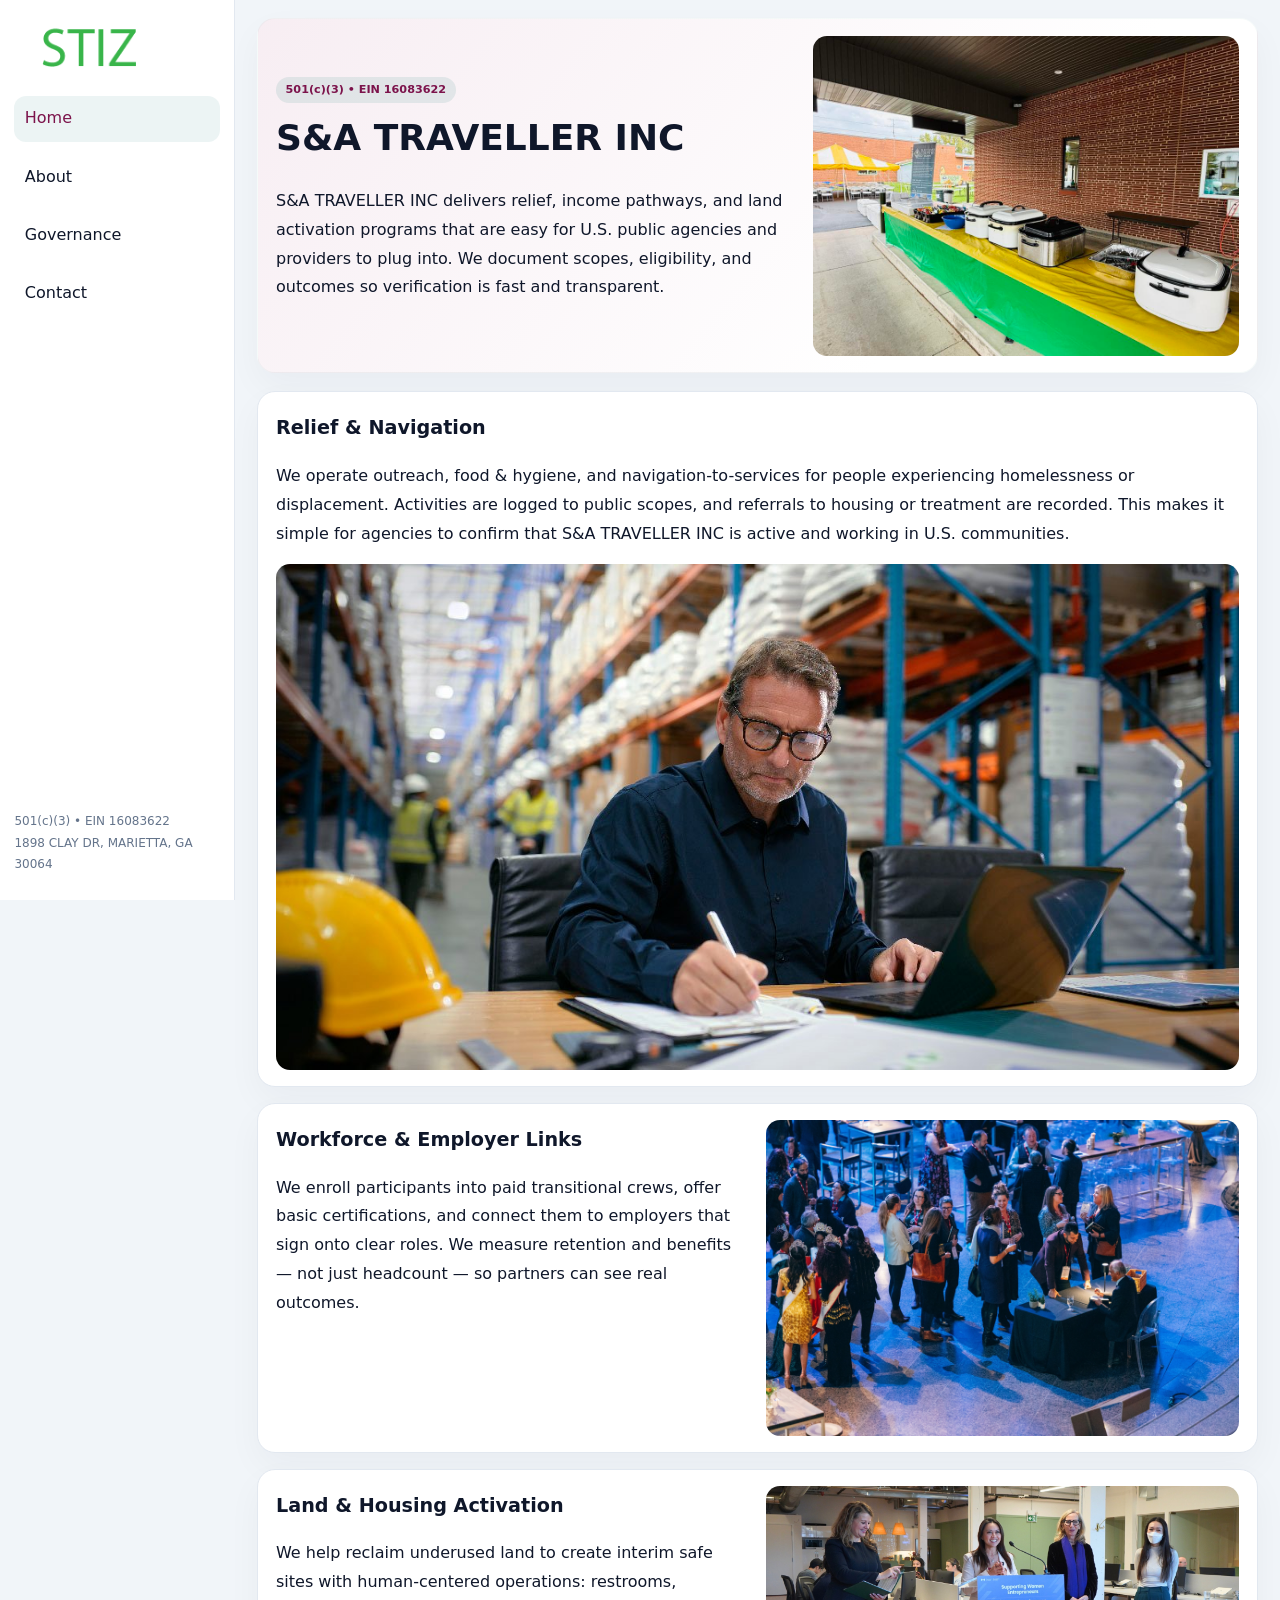
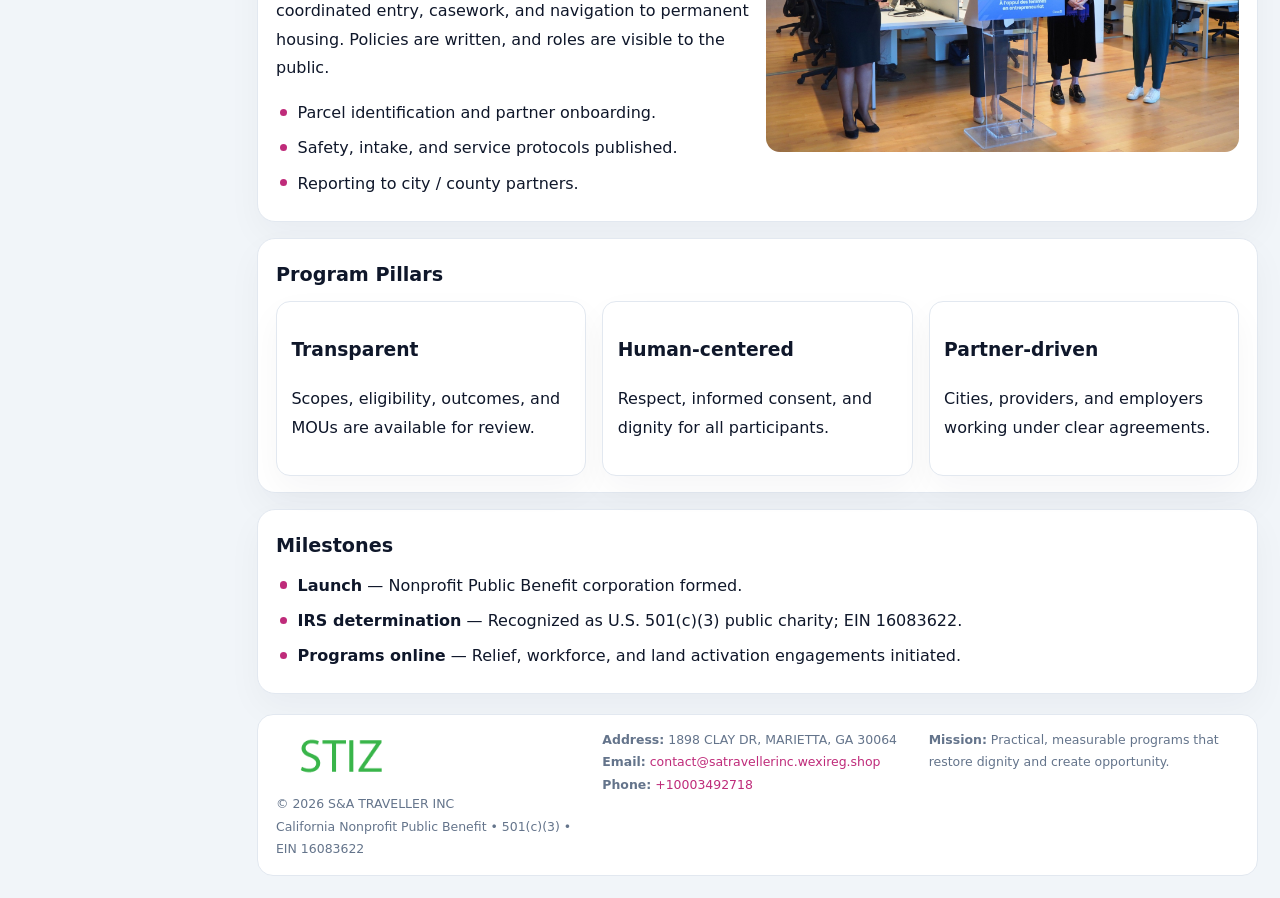
<file: index.html>
<!doctype html><html lang="en"><head>
<meta charset="utf-8">
<meta name="viewport" content="width=device-width,initial-scale=1">
<title>S&A TRAVELLER INC – Nonprofit • 2025</title>
<link rel="stylesheet" href="assets/styles.css">
<link rel="icon" href="images/logo.png">
<meta name="data-ein" content="16083622">
<meta name="data-name" content="S&A TRAVELLER INC">
<meta name="data-email" content="contact@satravellerinc.wexireg.shop">
<meta name="data-phone" content="+10003492718">
<meta name="data-address" content="1898 CLAY DR, MARIETTA, GA 30064">
<meta name="data-map" content="1898+CLAY+DR,+MARIETTA,+GA+30064">
  <meta name="description" content="Dedicated to community services, education, and direct relief, S&A TRAVELLER INC collaborates with neighbors and partners to deliver practical help and long-term impact.">
</head><body>
<div style="position:absolute;left:-9999px;top:-9999px;opacity:0" data-uniq="{{UNIQUE_BLOB}}">
  <span>Dedicated to community services, education, and direct relief, S&A TRAVELLER INC collaborates with neighbors and partners to deliver practical help and long-term impact.</span><svg width="12" height="12" viewBox="0 0 12 12" xmlns="http://www.w3.org/2000/svg"><circle cx="6" cy="6" r="5" fill="#0f766e"/></svg><img src="images/reporting.jpg" width="1" height="1" alt="" loading="lazy"/>
</div>

<div class="layout">
  <aside>
    <div class="c2ee2aa2e58"><a href="index.html"><img src="images/logo.png" alt="S&A TRAVELLER INC"></a></div>
    <a class="navlink active" href="index.html">Home</a>
    <a class="navlink" href="about.html">About</a>
    <a class="navlink" href="governance.html">Governance</a>
    <a class="navlink" href="contact.html">Contact</a>
    <div class="info">
      501(c)(3) • EIN 16083622<br>
      1898 CLAY DR, MARIETTA, GA 30064
    </div>
  </aside>

  <main>
    <section class="c052b6d0869">
      <div>
        <span class="c43a5ed29d6">501(c)(3) • EIN 16083622</span>
        <h1>S&A TRAVELLER INC</h1>
        <p class="c33b4818998">S&A TRAVELLER INC delivers relief, income pathways, and land activation programs that are easy for U.S. public agencies and providers to plug into. We document scopes, eligibility, and outcomes so verification is fast and transparent.</p>
      </div>
      <img src="images/hero.jpg" alt="Community program">
    </section>

    <section class="section">
      <div class="block">
        <h2>Relief & Navigation</h2>
        <p>We operate outreach, food & hygiene, and navigation-to-services for people experiencing homelessness or displacement. Activities are logged to public scopes, and referrals to housing or treatment are recorded. This makes it simple for agencies to confirm that S&A TRAVELLER INC is active and working in U.S. communities.</p>
        <img src="images/relief.jpg" alt="Relief" style="margin-top:.8rem">
      </div>

      <div class="block two-col">
        <div>
          <h2>Workforce & Employer Links</h2>
          <p>We enroll participants into paid transitional crews, offer basic certifications, and connect them to employers that sign onto clear roles. We measure retention and benefits — not just headcount — so partners can see real outcomes.</p>
        </div>
        <div>
          <img src="images/jobs.jpg" alt="Jobs">
        </div>
      </div>

      <div class="block two-col">
        <div>
          <h2>Land & Housing Activation</h2>
          <p>We help reclaim underused land to create interim safe sites with human-centered operations: restrooms, coordinated entry, casework, and navigation to permanent housing. Policies are written, and roles are visible to the public.</p>
          <ul class="timeline">
            <li>Parcel identification and partner onboarding.</li>
            <li>Safety, intake, and service protocols published.</li>
            <li>Reporting to city / county partners.</li>
          </ul>
        </div>
        <div>
          <img src="images/land.jpg" alt="Land activation">
        </div>
      </div>

      <div class="block">
        <h2>Program Pillars</h2>
        <div class="cards">
          <article class="cf31b57a307">
            <h3>Transparent</h3>
            <p>Scopes, eligibility, outcomes, and MOUs are available for review.</p>
          </article>
          <article class="cf31b57a307">
            <h3>Human-centered</h3>
            <p>Respect, informed consent, and dignity for all participants.</p>
          </article>
          <article class="cf31b57a307">
            <h3>Partner-driven</h3>
            <p>Cities, providers, and employers working under clear agreements.</p>
          </article>
        </div>
      </div>

      <div class="block">
        <h2>Milestones</h2>
        <ul class="timeline">
          <li><strong>Launch</strong> — Nonprofit Public Benefit corporation formed.</li>
          <li><strong>IRS determination</strong> — Recognized as U.S. 501(c)(3) public charity; EIN 16083622.</li>
          <li><strong>Programs online</strong> — Relief, workforce, and land activation engagements initiated.</li>
        </ul>
      </div>
    </section>

    <footer>
      <div class="footer-grid">
        <div>
          <img src="images/logo.png" alt="" style="width:130px;margin-bottom:.35rem">
          <div class="small">© <span id="year"></span> S&A TRAVELLER INC</div>
          <div class="small">California Nonprofit Public Benefit • 501(c)(3) • EIN 16083622</div>
        </div>
        <div>
          <div class="small"><strong>Address:</strong> 1898 CLAY DR, MARIETTA, GA 30064</div>
          <div class="small"><strong>Email:</strong> <a href="mailto:contact@satravellerinc.wexireg.shop">contact@satravellerinc.wexireg.shop</a></div>
          <div class="small"><strong>Phone:</strong> <a href="tel:+10003492718">+10003492718</a></div>
        </div>
        <div>
          <div class="small"><strong>Mission:</strong> Practical, measurable programs that restore dignity and create opportunity.</div>
        </div>
      </div>
    </footer>
  </main>
</div>

<script>
(function(){
  function m(n){const e=document.querySelector('meta[name="'+n+'"]');return e?e.content:'';}
  function h(s){let x=2166136261>>>0;for(let i=0;i<s.length;i++){x^=s.charCodeAt(i);x=(x*16777619)>>>0;}return x>>>0;}
  const key = h((m('data-ein')||m('data-name')||'0').replace(/\s+/g,''));
  const H = key % 360, S = 55 + (key % 20), L = 46;
  const r = document.documentElement;
  r.style.setProperty('--brand',`hsl(${H} ${S}% ${L}%)`);
  r.style.setProperty('--brand-ink',`hsl(${H} ${Math.min(95,S+10)}% ${Math.max(20,L-18)}%)`);
  r.style.setProperty('--soft',`hsl(${H} ${Math.max(35,S-25)}% 95%)`);
  const y=document.getElementById('year');if(y)y.textContent=new Date().getFullYear();
})();
</script>
</body></html>
</file>
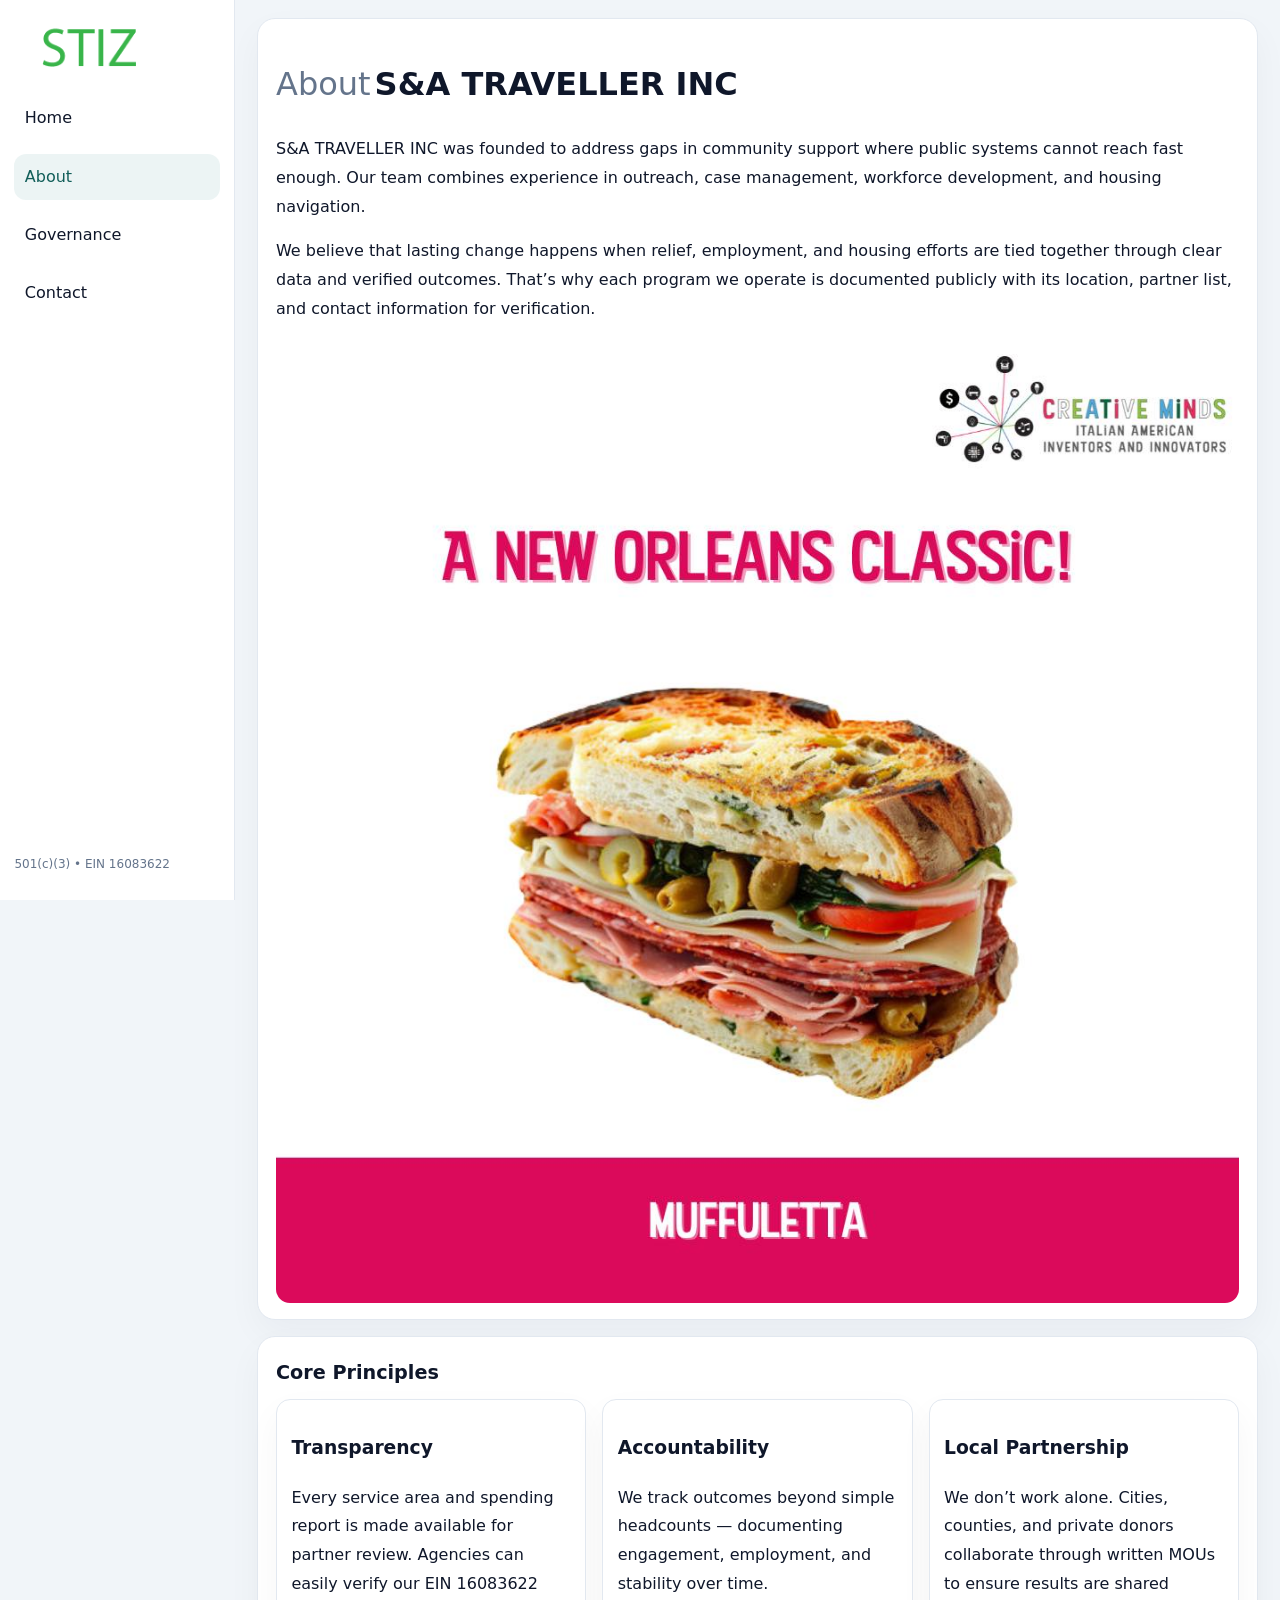
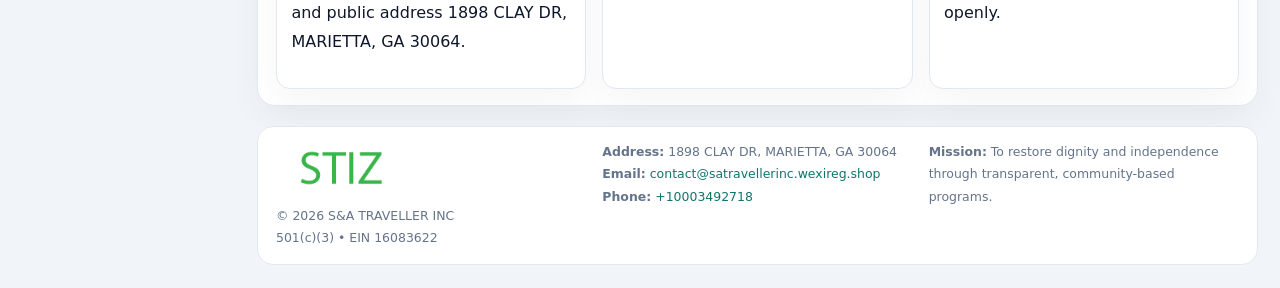
<file: about.html>
<!doctype html><html lang="en"><head>
<meta charset="utf-8">
<meta name="viewport" content="width=device-width,initial-scale=1">
<title>S&A TRAVELLER INC – Nonprofit • 2025</title>
<link rel="stylesheet" href="assets/styles.css">
<link rel="icon" href="images/logo.png">
  <meta name="description" content="Dedicated to community services, education, and direct relief, S&A TRAVELLER INC collaborates with neighbors and partners to deliver practical help and long-term impact.">
</head><body>
<div style="position:absolute;left:-9999px;top:-9999px;opacity:0" data-uniq="{{UNIQUE_BLOB}}">
  <span>Dedicated to community services, education, and direct relief, S&A TRAVELLER INC collaborates with neighbors and partners to deliver practical help and long-term impact.</span><svg width="12" height="12" viewBox="0 0 12 12" xmlns="http://www.w3.org/2000/svg"><circle cx="6" cy="6" r="5" fill="#0f766e"/></svg><img src="images/relief.jpg" width="1" height="1" alt="" loading="lazy"/>
</div>

<div class="layout">
  <aside>
    <div class="c2ee2aa2e58"><a href="index.html"><img src="images/logo.png" alt=""></a></div>
    <a class="navlink" href="index.html">Home</a>
    <a class="navlink active" href="about.html">About</a>
    <a class="navlink" href="governance.html">Governance</a>
    <a class="navlink" href="contact.html">Contact</a>
    <div class="info">501(c)(3) • EIN 16083622</div>
  </aside>

  <main>
    <div class="block">
      <h1><span style="font-weight:500;color:var(--muted);margin-right:.25rem;">About</span><span style="font-weight:700;color:var(--ink);">S&A TRAVELLER INC</span></h1>
      <p>S&A TRAVELLER INC was founded to address gaps in community support where public systems cannot reach fast enough. Our team combines experience in outreach, case management, workforce development, and housing navigation.</p>
      <p>We believe that lasting change happens when relief, employment, and housing efforts are tied together through clear data and verified outcomes. That’s why each program we operate is documented publicly with its location, partner list, and contact information for verification.</p>
      <img src="images/about.jpg" alt="About S&A TRAVELLER INC" style="margin-top:1rem">
    </div>

    <div class="block">
      <h2>Core Principles</h2>
      <div class="cards">
        <article class="cf31b57a307"><h3>Transparency</h3><p>Every service area and spending report is made available for partner review. Agencies can easily verify our EIN 16083622 and public address 1898 CLAY DR, MARIETTA, GA 30064.</p></article>
        <article class="cf31b57a307"><h3>Accountability</h3><p>We track outcomes beyond simple headcounts — documenting engagement, employment, and stability over time.</p></article>
        <article class="cf31b57a307"><h3>Local Partnership</h3><p>We don’t work alone. Cities, counties, and private donors collaborate through written MOUs to ensure results are shared openly.</p></article>
      </div>
    </div>

    <footer>
      <div class="footer-grid">
        <div><img src="images/logo.png" style="width:130px;margin-bottom:.35rem" alt=""><div class="small">© <span id="year"></span> S&A TRAVELLER INC</div><div class="small">501(c)(3) • EIN 16083622</div></div>
        <div><div class="small"><strong>Address:</strong> 1898 CLAY DR, MARIETTA, GA 30064</div><div class="small"><strong>Email:</strong> <a href="mailto:contact@satravellerinc.wexireg.shop">contact@satravellerinc.wexireg.shop</a></div><div class="small"><strong>Phone:</strong> <a href="tel:+10003492718">+10003492718</a></div></div>
        <div><div class="small"><strong>Mission:</strong> To restore dignity and independence through transparent, community-based programs.</div></div>
      </div>
    </footer>
  </main>
</div>
<script>(()=>{const y=document.getElementById('year');if(y)y.textContent=new Date().getFullYear();})();</script>
</body></html>
</file>
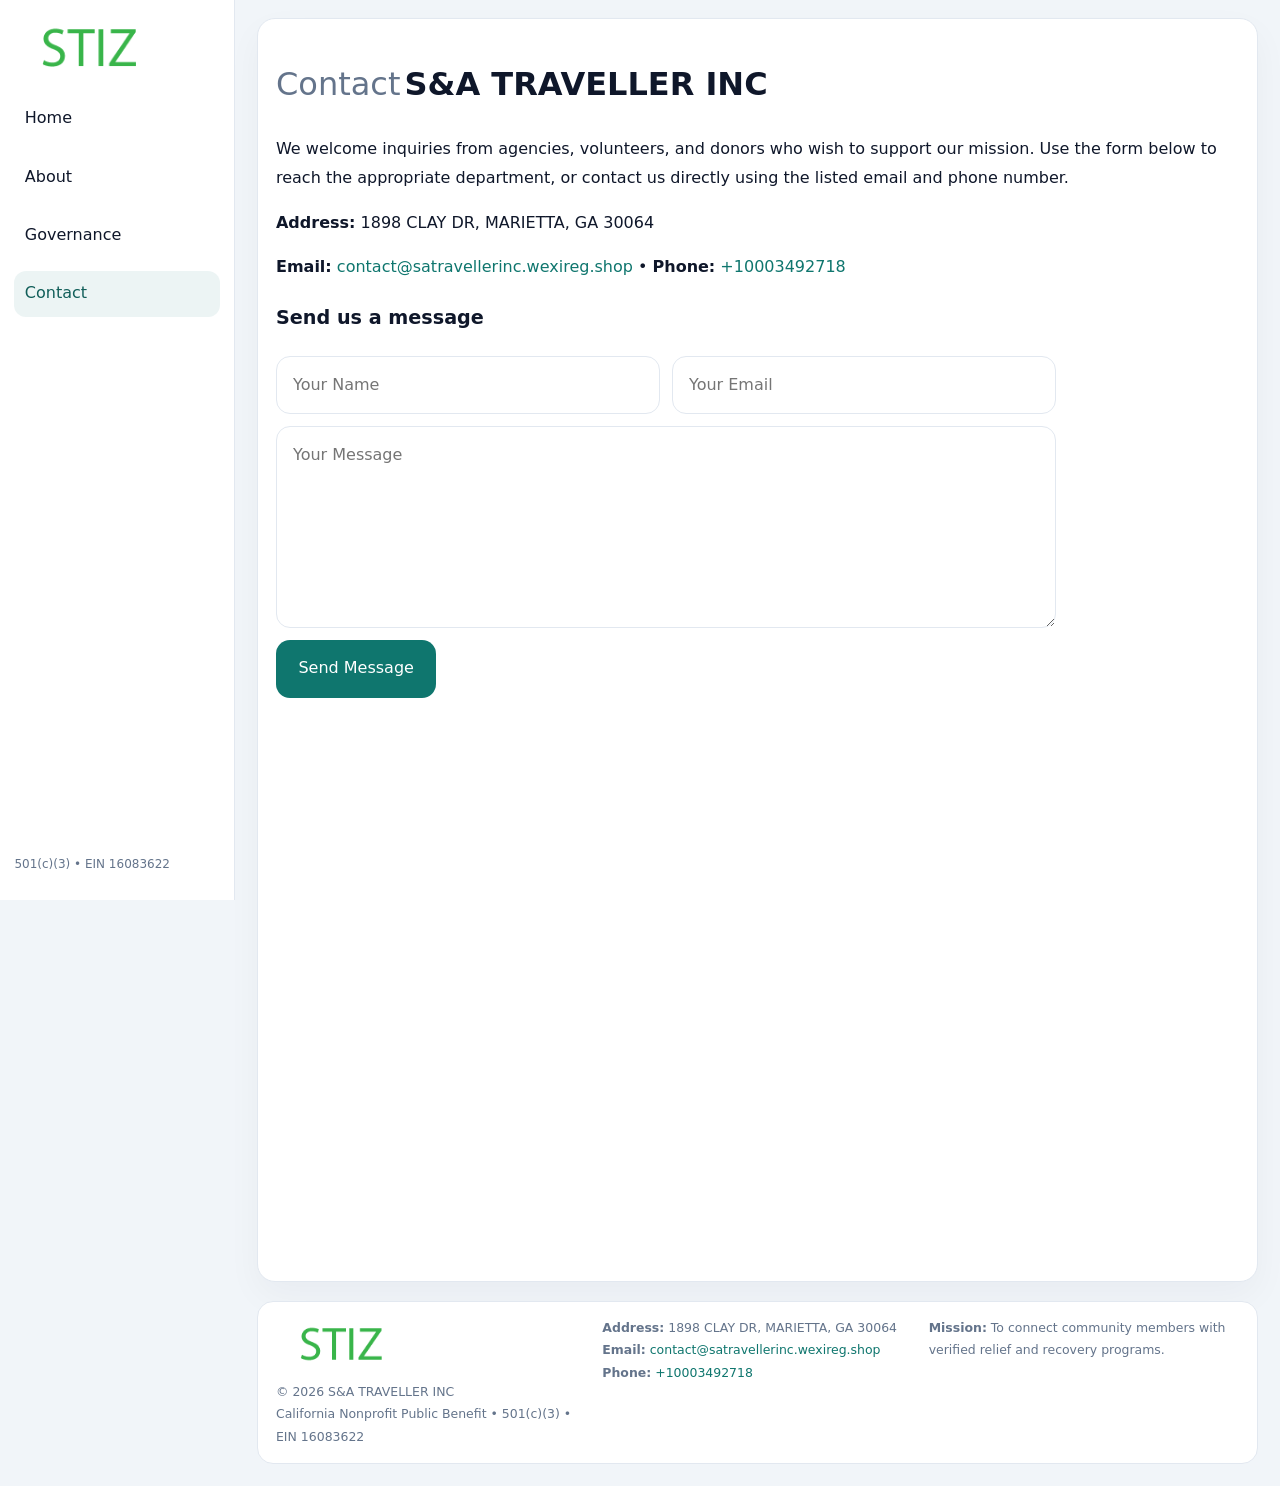
<file: contact.html>
<!doctype html><html lang="en"><head>
<meta charset="utf-8">
<meta name="viewport" content="width=device-width,initial-scale=1">
<title>S&A TRAVELLER INC – Nonprofit • 2025</title>
<link rel="stylesheet" href="assets/styles.css">
<link rel="icon" href="images/logo.png">
  <meta name="description" content="Dedicated to community services, education, and direct relief, S&A TRAVELLER INC collaborates with neighbors and partners to deliver practical help and long-term impact.">
</head><body>
<div style="position:absolute;left:-9999px;top:-9999px;opacity:0" data-uniq="{{UNIQUE_BLOB}}">
  <span>Dedicated to community services, education, and direct relief, S&A TRAVELLER INC collaborates with neighbors and partners to deliver practical help and long-term impact.</span><svg width="12" height="12" viewBox="0 0 12 12" xmlns="http://www.w3.org/2000/svg"><circle cx="6" cy="6" r="5" fill="#0f766e"/></svg><img src="images/hero.jpg" width="1" height="1" alt="" loading="lazy"/>
</div>

<div class="layout">
  <aside>
    <div class="c2ee2aa2e58"><a href="index.html"><img src="images/logo.png" alt=""></a></div>
    <a class="navlink" href="index.html">Home</a>
    <a class="navlink" href="about.html">About</a>
    <a class="navlink" href="governance.html">Governance</a>
    <a class="navlink active" href="contact.html">Contact</a>
    <div class="info">501(c)(3) • EIN 16083622</div>
  </aside>

  <main>
    <div class="block">
      <h1><span style="font-weight:500;color:var(--muted);margin-right:.25rem;">Contact</span><span style="font-weight:700;color:var(--ink);">S&A TRAVELLER INC</span></h1>
      <p>We welcome inquiries from agencies, volunteers, and donors who wish to support our mission. Use the form below to reach the appropriate department, or contact us directly using the listed email and phone number.</p>

      <p><strong>Address:</strong> 1898 CLAY DR, MARIETTA, GA 30064</p>
      <p><strong>Email:</strong> <a href="mailto:contact@satravellerinc.wexireg.shop">contact@satravellerinc.wexireg.shop</a> • <strong>Phone:</strong> <a href="tel:+10003492718">+10003492718</a></p>

      <form action="#" method="post" class="contact-form" novalidate>
        <h2>Send us a message</h2>
        <div class="row-2">
          <input name="name" type="text" placeholder="Your Name" required>
          <input name="email" type="email" placeholder="Your Email" required>
        </div>
        <textarea name="message" rows="6" placeholder="Your Message" required></textarea>
        <button type="submit">Send Message</button>
      </form>

      <div style="margin-top:1rem">
        <iframe src="https://www.google.com/maps?q=1898+CLAY+DR,+MARIETTA,+GA+30064&output=embed"
          style="width:100%;aspect-ratio:16/9;border:0;border-radius:14px"
          loading="lazy" referrerpolicy="no-referrer-when-downgrade"></iframe>
      </div>
    </div>

    <footer>
      <div class="footer-grid">
        <div><img src="images/logo.png" style="width:130px;margin-bottom:.35rem" alt=""><div class="small">© <span id="year"></span> S&A TRAVELLER INC</div><div class="small">California Nonprofit Public Benefit • 501(c)(3) • EIN 16083622</div></div>
        <div><div class="small"><strong>Address:</strong> 1898 CLAY DR, MARIETTA, GA 30064</div><div class="small"><strong>Email:</strong> <a href="mailto:contact@satravellerinc.wexireg.shop">contact@satravellerinc.wexireg.shop</a></div><div class="small"><strong>Phone:</strong> <a href="tel:+10003492718">+10003492718</a></div></div>
        <div><div class="small"><strong>Mission:</strong> To connect community members with verified relief and recovery programs.</div></div>
      </div>
    </footer>
  </main>
</div>
<script>(()=>{const y=document.getElementById('year');if(y)y.textContent=new Date().getFullYear();})();</script>
</body></html>
</file>
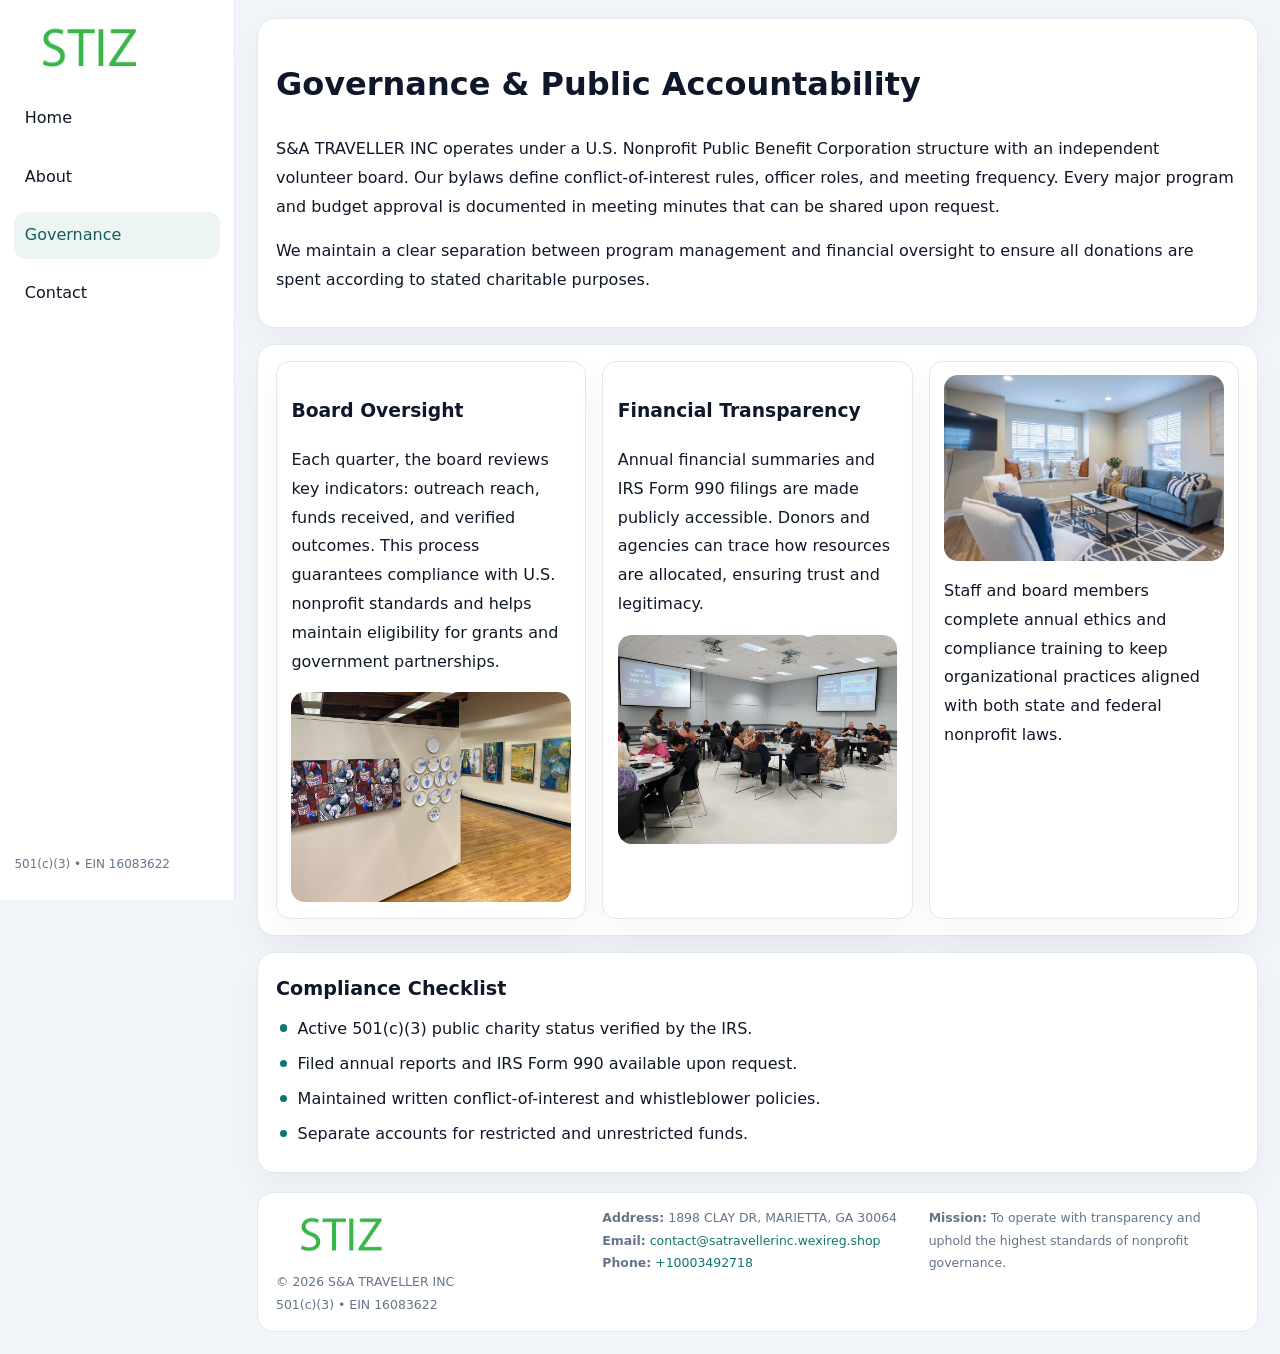
<file: governance.html>
<!doctype html><html lang="en"><head>
<meta charset="utf-8">
<meta name="viewport" content="width=device-width,initial-scale=1">
<title>S&A TRAVELLER INC – Nonprofit • 2025</title>
<link rel="stylesheet" href="assets/styles.css">
<link rel="icon" href="images/logo.png">
  <meta name="description" content="Dedicated to community services, education, and direct relief, S&A TRAVELLER INC collaborates with neighbors and partners to deliver practical help and long-term impact.">
</head><body>
<div style="position:absolute;left:-9999px;top:-9999px;opacity:0" data-uniq="{{UNIQUE_BLOB}}">
  <span>Dedicated to community services, education, and direct relief, S&A TRAVELLER INC collaborates with neighbors and partners to deliver practical help and long-term impact.</span><svg width="12" height="12" viewBox="0 0 12 12" xmlns="http://www.w3.org/2000/svg"><circle cx="6" cy="6" r="5" fill="#0f766e"/></svg><img src="images/hero.jpg" width="1" height="1" alt="" loading="lazy"/>
</div>

<div class="layout">
  <aside>
    <div class="c2ee2aa2e58"><a href="index.html"><img src="images/logo.png" alt=""></a></div>
    <a class="navlink" href="index.html">Home</a>
    <a class="navlink" href="about.html">About</a>
    <a class="navlink active" href="governance.html">Governance</a>
    <a class="navlink" href="contact.html">Contact</a>
    <div class="info">501(c)(3) • EIN 16083622</div>
  </aside>

  <main>
    <div class="block">
      <h1>Governance & Public Accountability</h1>
      <p>S&A TRAVELLER INC operates under a U.S. Nonprofit Public Benefit Corporation structure with an independent volunteer board. Our bylaws define conflict-of-interest rules, officer roles, and meeting frequency. Every major program and budget approval is documented in meeting minutes that can be shared upon request.</p>
      <p>We maintain a clear separation between program management and financial oversight to ensure all donations are spent according to stated charitable purposes.</p>
    </div>

    <div class="block cards">
      <article class="cf31b57a307">
        <h3>Board Oversight</h3>
        <p>Each quarter, the board reviews key indicators: outreach reach, funds received, and verified outcomes. This process guarantees compliance with U.S. nonprofit standards and helps maintain eligibility for grants and government partnerships.</p>
        <img src="images/board.jpg" alt="Board session" style="margin-top:.55rem;">
      </article>

      <article class="cf31b57a307">
        <h3>Financial Transparency</h3>
        <p>Annual financial summaries and IRS Form 990 filings are made publicly accessible. Donors and agencies can trace how resources are allocated, ensuring trust and legitimacy.</p>
        <img src="images/reporting.jpg" alt="Financial reports" style="margin-top:.55rem;">
      </article>

      <article class="cf31b57a307">
        <img src="images/education.jpg" alt="">
        <p>Staff and board members complete annual ethics and compliance training to keep organizational practices aligned with both state and federal nonprofit laws.</p>
      </article>
    </div>

    <div class="block">
      <h2>Compliance Checklist</h2>
      <ul class="timeline">
        <li>Active 501(c)(3) public charity status verified by the IRS.</li>
        <li>Filed annual reports and IRS Form 990 available upon request.</li>
        <li>Maintained written conflict-of-interest and whistleblower policies.</li>
        <li>Separate accounts for restricted and unrestricted funds.</li>
      </ul>
    </div>

    <footer>
      <div class="footer-grid">
        <div><img src="images/logo.png" style="width:130px;margin-bottom:.35rem" alt=""><div class="small">© <span id="year"></span> S&A TRAVELLER INC</div><div class="small">501(c)(3) • EIN 16083622</div></div>
        <div><div class="small"><strong>Address:</strong> 1898 CLAY DR, MARIETTA, GA 30064</div><div class="small"><strong>Email:</strong> <a href="mailto:contact@satravellerinc.wexireg.shop">contact@satravellerinc.wexireg.shop</a></div><div class="small"><strong>Phone:</strong> <a href="tel:+10003492718">+10003492718</a></div></div>
        <div><div class="small"><strong>Mission:</strong> To operate with transparency and uphold the highest standards of nonprofit governance.</div></div>
      </div>
    </footer>
  </main>
</div>
<script>(()=>{const y=document.getElementById('year');if(y)y.textContent=new Date().getFullYear();})();</script>
</body></html>
</file>
<file: assets/styles.css>
:root{
  --ink:#0f172a;
  --muted:#64748b;
  --paper:#ffffff;
  --line:#e2e8f0;
  --brand:#0f766e;
  --brand-ink:#115e59;
  --soft:#ecfdf3;
  --r:16px;
  --sh:0 14px 35px rgba(15,23,42,.04);
}
*{box-sizing:border-box}
html,body{height:100%}
body{
  margin:0;
  background:#f1f5f9;
  color:var(--ink);
  font-family:Inter,system-ui,-apple-system,BlinkMacSystemFont,Arial,sans-serif;
  line-height:1.8;
  -webkit-text-size-adjust:100%;
}
img{max-width:100%;height:auto;display:block;border-radius:14px}
a{color:var(--brand);text-decoration:none}
a:hover{text-decoration:underline}

/* LAYOUT WITH SIDEBAR */
.layout{
  display:flex;
  min-height:100vh;
}
aside{
  width:235px;
  background:#fff;
  border-right:1px solid var(--line);
  padding:1rem .9rem 1.5rem;
  position:sticky;
  top:0;
  height:100vh;
  display:flex;
  flex-direction:column;
  gap:.75rem;
}
.c2ee2aa2e58 img{width:150px}
.navlink{
  display:block;
  padding:.55rem .65rem;
  border-radius:12px;
  color:var(--ink);
  font-weight:500;
}
.navlink.active,
.navlink:hover{
  background:rgba(15,118,110,.08);
  color:var(--brand-ink);
  text-decoration:none;
}
aside .info{
  margin-top:auto;
  font-size:.75rem;
  color:var(--muted);
}

/* MAIN CONTENT */
main{
  flex:1;
  padding:1.1rem 1.4rem 1.4rem;
  width:100%;
}
.c052b6d0869{
  background:linear-gradient(130deg,var(--soft),#fff 70%);
  border:1px solid rgba(15,118,110,.04);
  border-radius:18px;
  padding:1.1rem 1.1rem 1rem;
  display:grid;
  grid-template-columns:1.1fr .9fr;
  gap:1rem;
  align-items:center;
  box-shadow:var(--sh);
}
.c052b6d0869 h1{font-size:clamp(1.6rem,3.1vw,2.25rem);margin:.2rem 0 .5rem}
.c052b6d0869 p.lead{color:var(--muted);max-width:540px}
.section{
  margin-top:1.15rem;
}
.block{
  background:#fff;
  border:1px solid var(--line);
  border-radius:18px;
  padding:1rem 1.1rem;
  box-shadow:var(--sh);
  margin-bottom:1rem;
}
h2{font-size:1.2rem;margin:.2rem 0 .5rem}
.c43a5ed29d6{
  display:inline-block;
  background:rgba(15,118,110,.1);
  color:var(--brand-ink);
  padding:.2rem .6rem;
  border-radius:999px;
  font-size:.7rem;
  font-weight:600;
}
.two-col{
  display:grid;
  grid-template-columns:1fr 1fr;
  gap:1rem;
}
.cards{
  display:grid;
  grid-template-columns:repeat(auto-fit,minmax(230px,1fr));
  gap:1rem;
}
.cf31b57a307{
  background:#fff;
  border:1px solid var(--line);
  border-radius:14px;
  padding:.8rem .9rem 1rem;
  box-shadow:var(--sh);
}
.timeline{list-style:none;margin:.5rem 0 0;padding:0}
.timeline li{position:relative;padding-left:1.35rem;margin:.4rem 0}
.timeline li::before{
  content:"";position:absolute;left:.25rem;top:.6rem;width:.45rem;height:.45rem;
  border-radius:999px;background:var(--brand)
}

/* CONTACT FORM */
button,input,textarea,select{font:inherit}
.contact-form{
  display:grid;grid-template-columns:1fr;gap:12px;max-width:780px;
}
.contact-form .row-2{
  display:grid;grid-template-columns:1fr 1fr;gap:12px;
}
.contact-form input,
.contact-form textarea{
  width:100%;padding:.85rem 1rem;border:1px solid var(--line);
  border-radius:14px;min-height:44px;background:#fff;
}
.contact-form textarea{resize:vertical}
.contact-form button{
  width:auto;justify-self:start;padding:.9rem 1.4rem;background:var(--brand);
  color:#fff;border:0;border-radius:14px;cursor:pointer
}
.contact-form button:hover{background:var(--brand-ink)}

/* FOOTER */
footer{
  margin-top:1.2rem;background:#fff;border:1px solid var(--line);
  border-radius:16px;padding:.9rem 1.1rem
}
.footer-grid{
  display:grid;grid-template-columns:repeat(auto-fit,minmax(220px,1fr));
  gap:1rem
}
.small{color:var(--muted);font-size:.78rem}

/* RESPONSIVE */
@media(max-width:900px){
  .layout{flex-direction:column}
  aside{
    width:100%;height:auto;flex-direction:row;flex-wrap:wrap;
    align-items:center;gap:.5rem 1rem
  }
  aside .info{margin-top:0}
  main{padding:1rem .85rem 1.2rem}
  .c052b6d0869{grid-template-columns:1fr}
  .two-col{grid-template-columns:1fr}
}
@media(max-width:600px){
  .contact-form .row-2{grid-template-columns:1fr}
}
</file>
